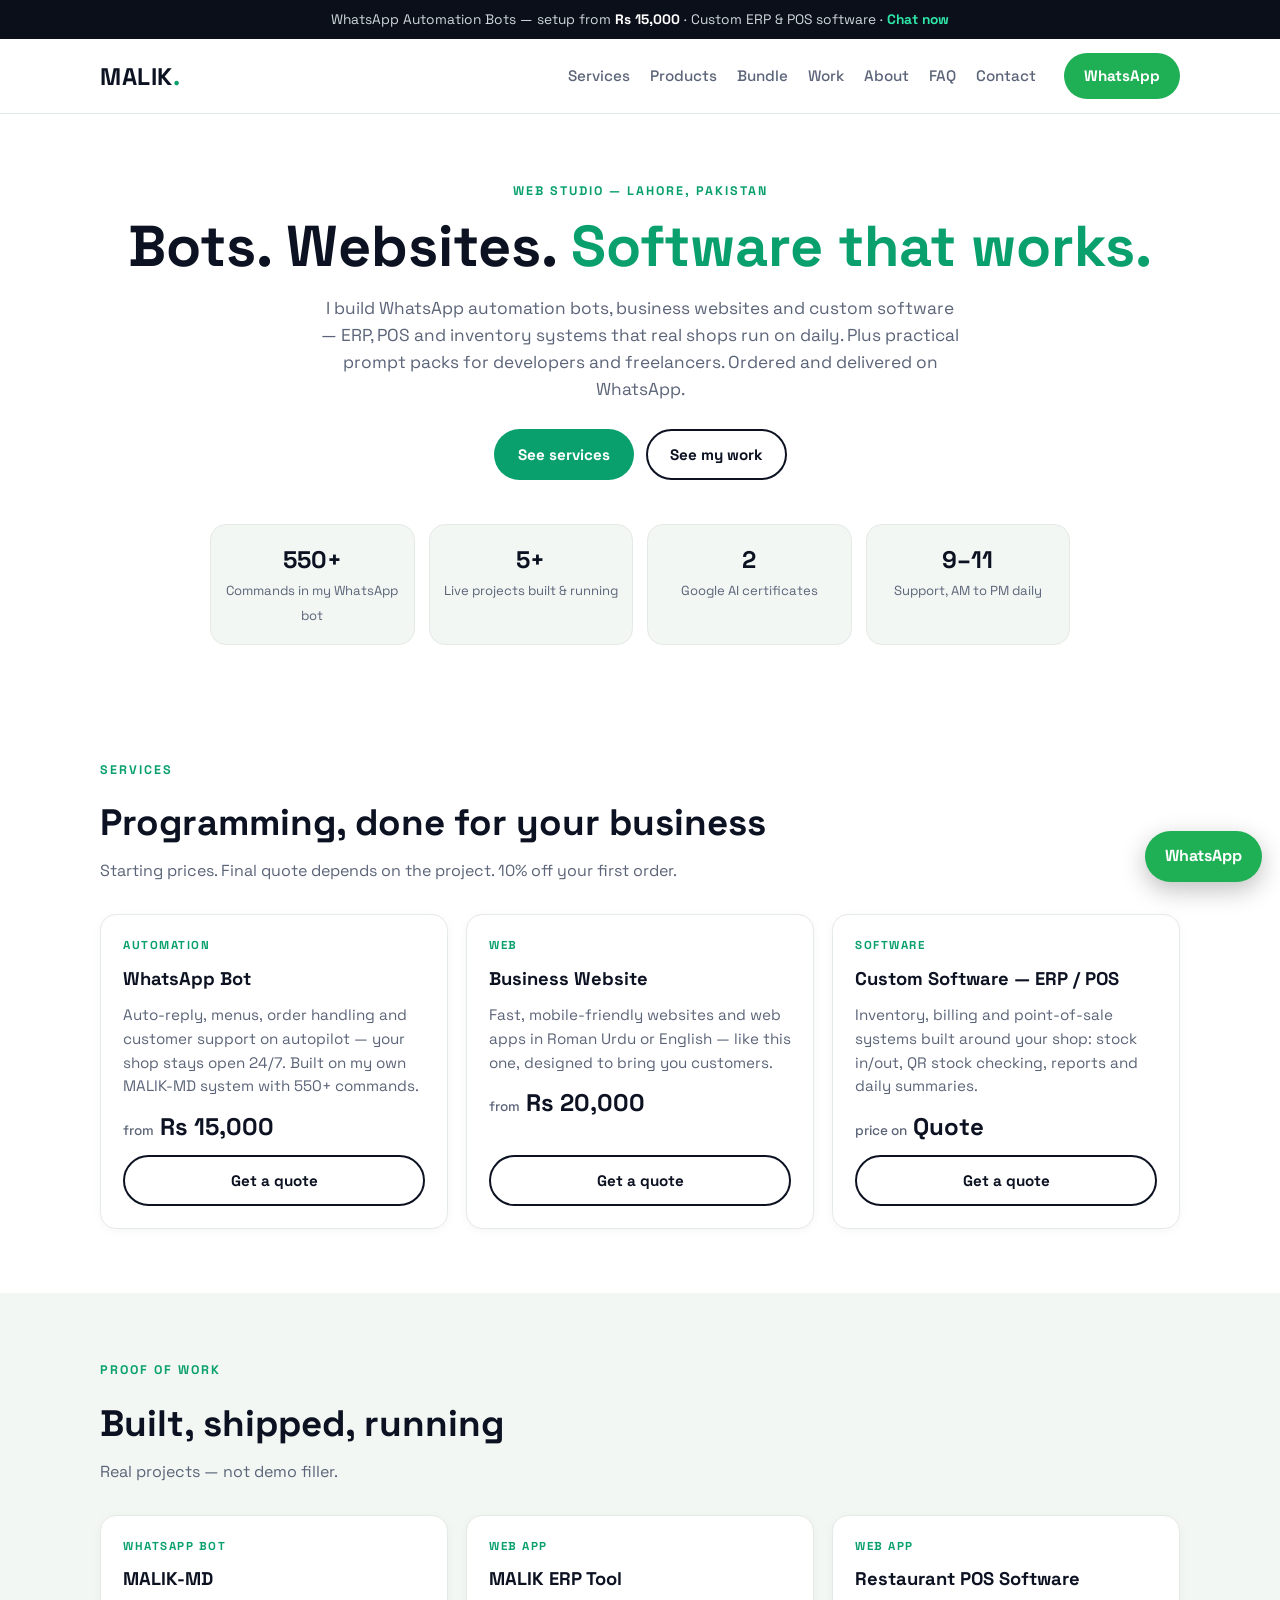
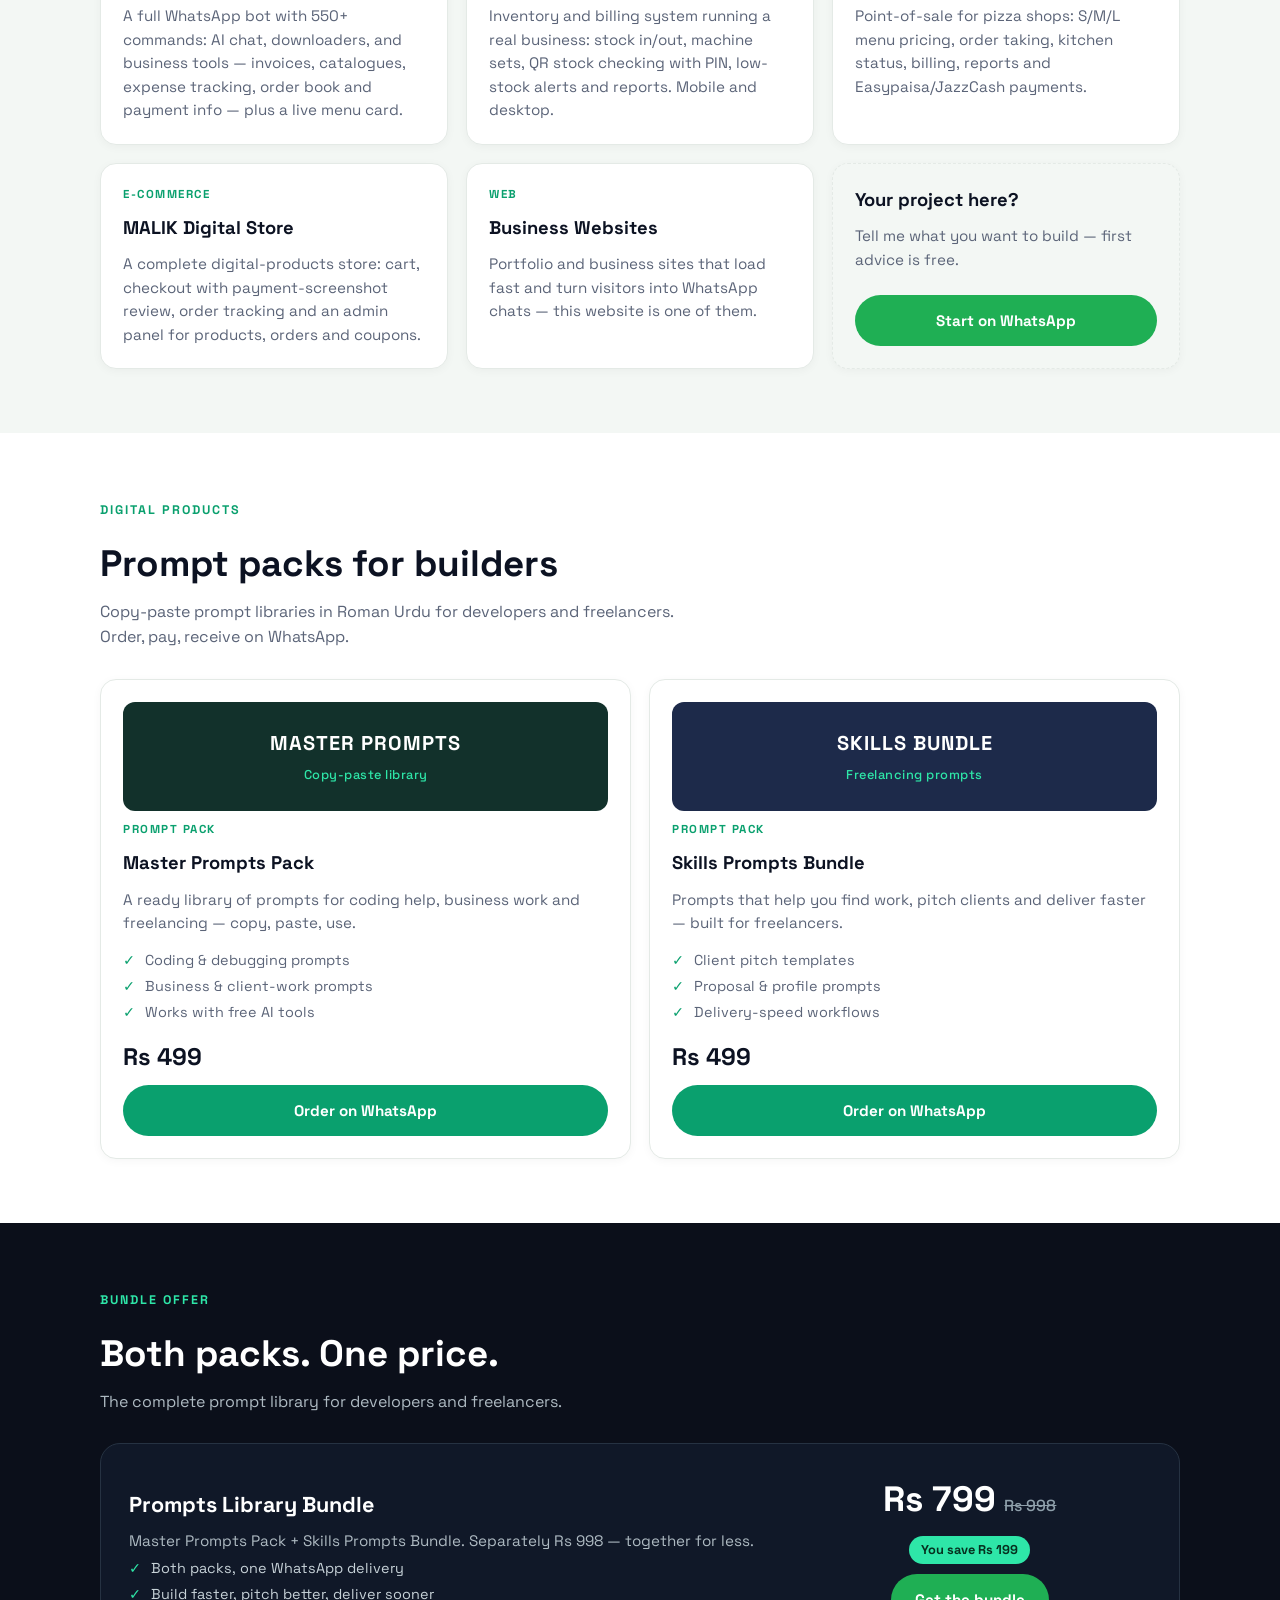
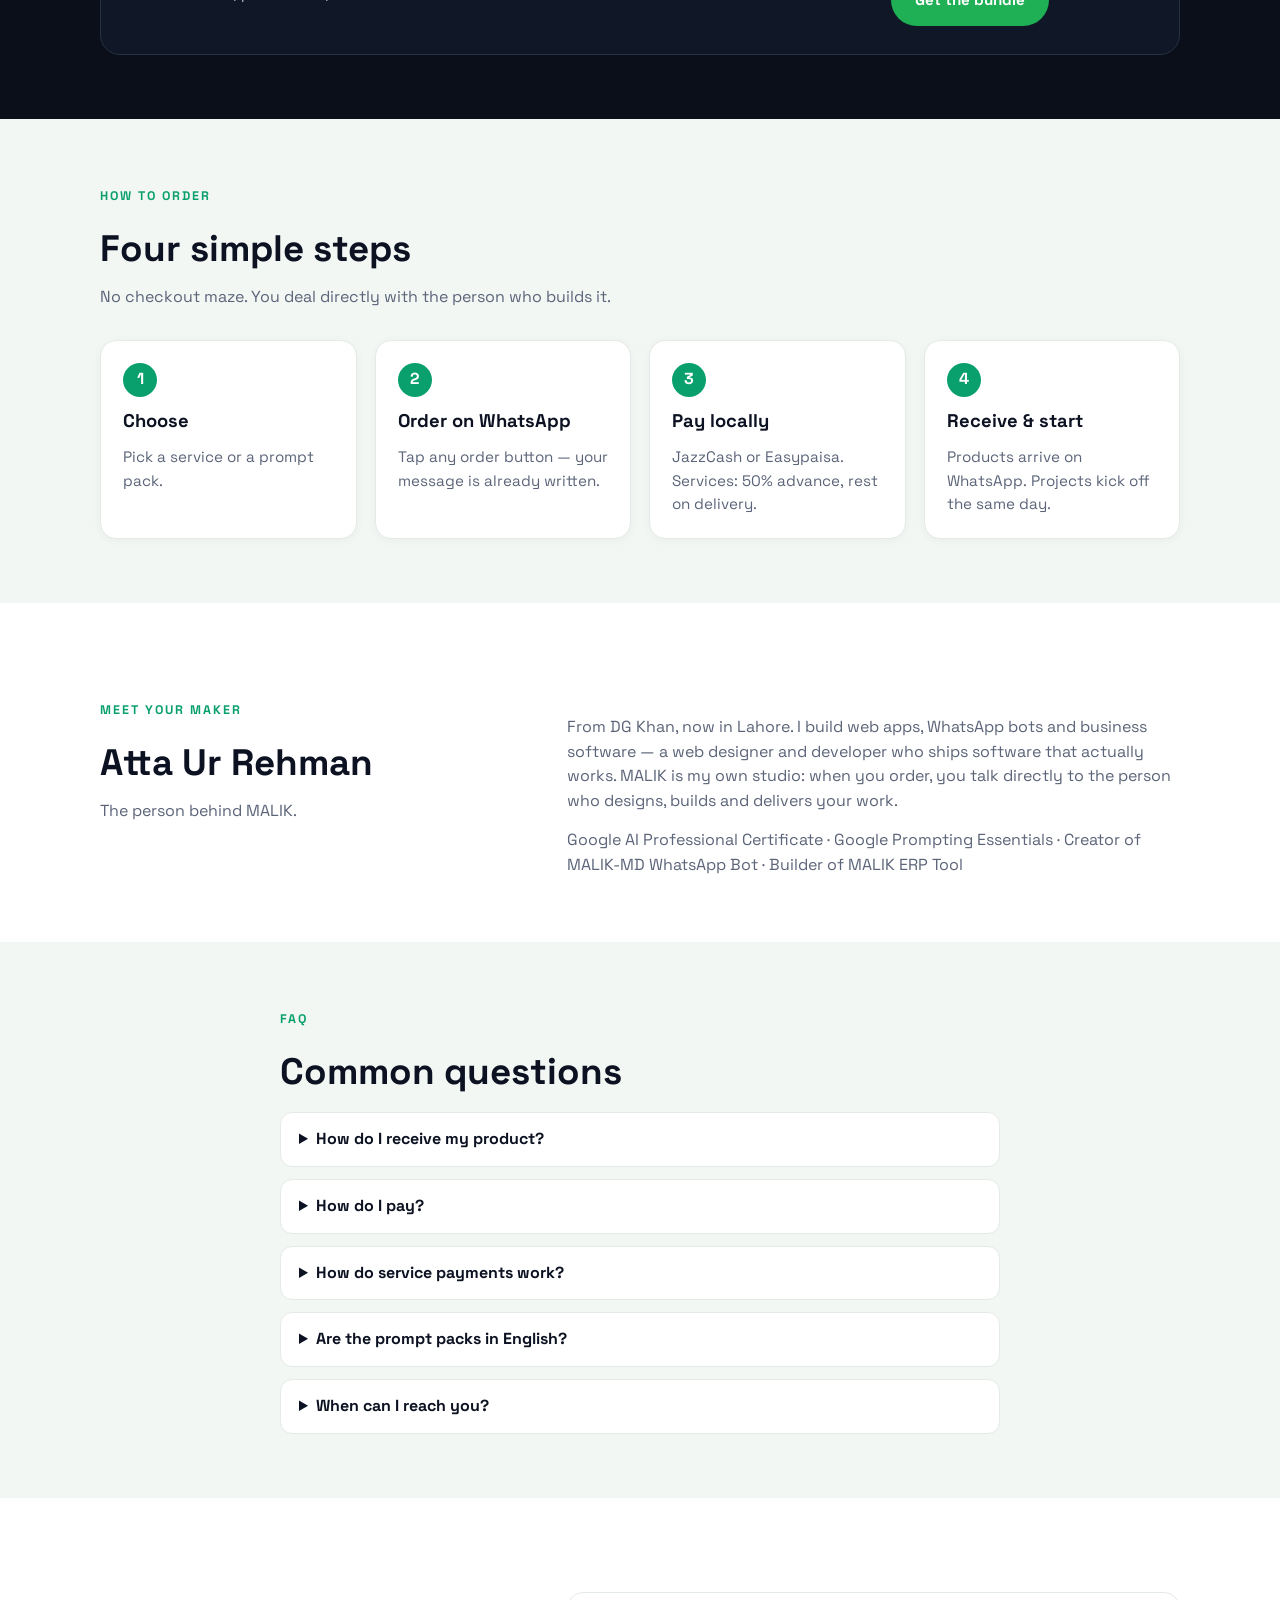
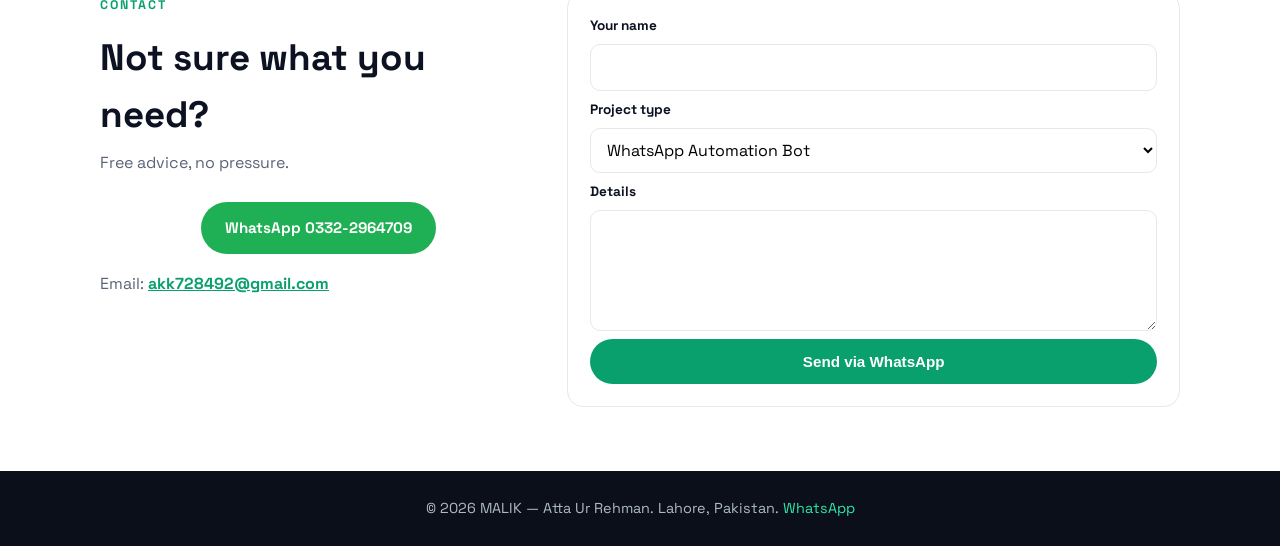
<file: index.html>
<!DOCTYPE html><html lang="en"><head><meta charset="UTF-8"><meta name="viewport" content="width=device-width,initial-scale=1">
<title>MALIK — Web Studio | WhatsApp Bots, Websites, ERP &amp; POS Software</title>
<meta name="description" content="WhatsApp automation bots, business websites and custom software — ERP, POS and inventory systems — plus prompt packs for developers and freelancers. Order on WhatsApp. JazzCash or Easypaisa. Lahore.">
<meta property="og:title" content="MALIK — Web Studio"><meta property="og:description" content="Bots. Websites. Software that works. WhatsApp bots, websites, ERP & POS systems by Atta Ur Rehman.">
<meta name="theme-color" content="#0b0f1a">
<link rel="icon" href="data:image/svg+xml,%3Csvg xmlns='http://www.w3.org/2000/svg' viewBox='0 0 32 32'%3E%3Crect width='32' height='32' rx='7' fill='%230b0f1a'/%3E%3Ctext x='16' y='23' font-size='20' font-family='sans-serif' font-weight='700' text-anchor='middle' fill='%232ee6a8'%3EM%3C/text%3E%3C/svg%3E">
<link rel="preconnect" href="https://fonts.googleapis.com"><link rel="preconnect" href="https://fonts.gstatic.com" crossorigin>
<link href="https://fonts.googleapis.com/css2?family=Space+Grotesk:wght@400;500;700&display=swap" rel="stylesheet">
<link rel="stylesheet" href="css/style.css"></head><body>
<div class="topbar"><div class="wrap">WhatsApp Automation Bots — setup from <b>Rs 15,000</b> · Custom ERP &amp; POS software · <a href="https://wa.me/923322964709" target="_blank" rel="noopener">Chat now</a></div></div>
<header><div class="wrap nav"><a class="logo" href="#top">MALIK<i>.</i></a>
<ul class="links"><li><a href="#services">Services</a></li><li><a href="#products">Products</a></li><li><a href="#bundle">Bundle</a></li><li><a href="#work">Work</a></li><li><a href="#about">About</a></li><li><a href="#faq">FAQ</a></li><li><a href="#contact">Contact</a></li></ul>
<a class="btn btn-wa navcta" href="https://wa.me/923322964709?text=Assalam-o-Alaikum!%20I%20want%20to%20discuss%20my%20project." target="_blank" rel="noopener">WhatsApp</a>
<button class="burger" aria-label="Menu" aria-expanded="false">&#9776;</button></div></header>
<main id="top">
<div class="wrap hero"><span class="eyebrow">Web studio — Lahore, Pakistan</span>
<h1>Bots. Websites. <span class="hl">Software that works.</span></h1>
<p class="lead">I build WhatsApp automation bots, business websites and custom software — ERP, POS and inventory systems that real shops run on daily. Plus practical prompt packs for developers and freelancers. Ordered and delivered on WhatsApp.</p>
<div class="row"><a class="btn btn-p" href="#services">See services</a><a class="btn btn-g" href="#work">See my work</a></div>
<div class="stats"><div><b>550+</b><span>Commands in my WhatsApp bot</span></div><div><b>5+</b><span>Live projects built &amp; running</span></div><div><b>2</b><span>Google AI certificates</span></div><div><b>9–11</b><span>Support, AM to PM daily</span></div></div></div>

<section id="services"><div class="wrap"><span class="eyebrow">Services</span><h2>Programming, done for your business</h2><p class="sub">Starting prices. Final quote depends on the project. 10% off your first order.</p>
<div class="grid c3g">
<div class="card"><span class="tag">Automation</span><h3>WhatsApp Bot</h3><p>Auto-reply, menus, order handling and customer support on autopilot — your shop stays open 24/7. Built on my own MALIK-MD system with 550+ commands.</p><div class="price"><small>from</small> Rs 15,000</div><a class="btn btn-g" href="https://wa.me/923322964709?text=Assalam-o-Alaikum!%20I%20want%20a%20WhatsApp%20automation%20bot." target="_blank" rel="noopener">Get a quote</a></div>
<div class="card"><span class="tag">Web</span><h3>Business Website</h3><p>Fast, mobile-friendly websites and web apps in Roman Urdu or English — like this one, designed to bring you customers.</p><div class="price"><small>from</small> Rs 20,000</div><a class="btn btn-g" href="https://wa.me/923322964709?text=Assalam-o-Alaikum!%20I%20want%20a%20business%20website%20made." target="_blank" rel="noopener">Get a quote</a></div>
<div class="card"><span class="tag">Software</span><h3>Custom Software — ERP / POS</h3><p>Inventory, billing and point-of-sale systems built around your shop: stock in/out, QR stock checking, reports and daily summaries.</p><div class="price"><small>price on</small> Quote</div><a class="btn btn-g" href="https://wa.me/923322964709?text=Assalam-o-Alaikum!%20I%20want%20custom%20software%20(ERP%2FPOS)%20for%20my%20business." target="_blank" rel="noopener">Get a quote</a></div>
</div></div></section>

<section id="work" class="alt"><div class="wrap"><span class="eyebrow">Proof of work</span><h2>Built, shipped, running</h2><p class="sub">Real projects — not demo filler.</p>
<div class="grid c3g">
<div class="card"><span class="tag">WhatsApp Bot</span><h3>MALIK-MD</h3><p>A full WhatsApp bot with 550+ commands: AI chat, downloaders, and business tools — invoices, catalogues, expense tracking, order book and payment info — plus a live menu card.</p></div>
<div class="card"><span class="tag">Web App</span><h3>MALIK ERP Tool</h3><p>Inventory and billing system running a real business: stock in/out, machine sets, QR stock checking with PIN, low-stock alerts and reports. Mobile and desktop.</p></div>
<div class="card"><span class="tag">Web App</span><h3>Restaurant POS Software</h3><p>Point-of-sale for pizza shops: S/M/L menu pricing, order taking, kitchen status, billing, reports and Easypaisa/JazzCash payments.</p></div>
<div class="card"><span class="tag">E-commerce</span><h3>MALIK Digital Store</h3><p>A complete digital-products store: cart, checkout with payment-screenshot review, order tracking and an admin panel for products, orders and coupons.</p></div>
<div class="card"><span class="tag">Web</span><h3>Business Websites</h3><p>Portfolio and business sites that load fast and turn visitors into WhatsApp chats — this website is one of them.</p></div>
<div class="card cta-card"><h3>Your project here?</h3><p>Tell me what you want to build — first advice is free.</p><a class="btn btn-wa" href="https://wa.me/923322964709?text=Assalam-o-Alaikum!%20I%20have%20a%20project%20idea." target="_blank" rel="noopener">Start on WhatsApp</a></div>
</div></div></section>

<section id="products"><div class="wrap"><span class="eyebrow">Digital products</span><h2>Prompt packs for builders</h2><p class="sub">Copy-paste prompt libraries in Roman Urdu for developers and freelancers. Order, pay, receive on WhatsApp.</p>
<div class="grid c2g">
<div class="card"><div class="cover c2">MASTER PROMPTS<small>Copy-paste library</small></div><span class="tag">Prompt pack</span><h3>Master Prompts Pack</h3><p>A ready library of prompts for coding help, business work and freelancing — copy, paste, use.</p><ul class="ticks"><li>Coding &amp; debugging prompts</li><li>Business &amp; client-work prompts</li><li>Works with free AI tools</li></ul><div class="price">Rs 499</div><a class="btn btn-p" href="https://wa.me/923322964709?text=Assalam-o-Alaikum!%20I%20want%20the%20Master%20Prompts%20Pack%20(Rs%20499)." target="_blank" rel="noopener">Order on WhatsApp</a></div>
<div class="card"><div class="cover c3">SKILLS BUNDLE<small>Freelancing prompts</small></div><span class="tag">Prompt pack</span><h3>Skills Prompts Bundle</h3><p>Prompts that help you find work, pitch clients and deliver faster — built for freelancers.</p><ul class="ticks"><li>Client pitch templates</li><li>Proposal &amp; profile prompts</li><li>Delivery-speed workflows</li></ul><div class="price">Rs 499</div><a class="btn btn-p" href="https://wa.me/923322964709?text=Assalam-o-Alaikum!%20I%20want%20the%20Skills%20Prompts%20Bundle%20(Rs%20499)." target="_blank" rel="noopener">Order on WhatsApp</a></div>
</div></div></section>

<section id="bundle" class="darkband"><div class="wrap"><span class="eyebrow light">Bundle offer</span><h2>Both packs. One price.</h2><p class="sub light">The complete prompt library for developers and freelancers.</p>
<div class="bundlebox"><div class="bleft"><h3>Prompts Library Bundle</h3><p>Master Prompts Pack + Skills Prompts Bundle. Separately Rs 998 — together for less.</p><ul class="ticks light"><li>Both packs, one WhatsApp delivery</li><li>Build faster, pitch better, deliver sooner</li></ul></div>
<div class="bright"><div class="price big">Rs 799<s>Rs 998</s></div><span class="save">You save Rs 199</span><a class="btn btn-wa" href="https://wa.me/923322964709?text=Assalam-o-Alaikum!%20I%20want%20the%20Prompts%20Library%20Bundle%20(Rs%20799)." target="_blank" rel="noopener">Get the bundle</a></div></div>
</div></section>

<section class="alt"><div class="wrap"><span class="eyebrow">How to order</span><h2>Four simple steps</h2><p class="sub">No checkout maze. You deal directly with the person who builds it.</p>
<div class="grid c4g steps">
<div class="card step"><span class="num">1</span><h3>Choose</h3><p>Pick a service or a prompt pack.</p></div>
<div class="card step"><span class="num">2</span><h3>Order on WhatsApp</h3><p>Tap any order button — your message is already written.</p></div>
<div class="card step"><span class="num">3</span><h3>Pay locally</h3><p>JazzCash or Easypaisa. Services: 50% advance, rest on delivery.</p></div>
<div class="card step"><span class="num">4</span><h3>Receive &amp; start</h3><p>Products arrive on WhatsApp. Projects kick off the same day.</p></div>
</div></div></section>

<section id="about"><div class="wrap grid split"><div><span class="eyebrow">Meet your maker</span><h2>Atta Ur Rehman</h2><p class="sub">The person behind MALIK.</p></div>
<div><p class="lead" style="font-size:1rem">From DG Khan, now in Lahore. I build web apps, WhatsApp bots and business software — a web designer and developer who ships software that actually works. MALIK is my own studio: when you order, you talk directly to the person who designs, builds and delivers your work.</p><p class="lead" style="font-size:1rem;margin-top:14px">Google AI Professional Certificate · Google Prompting Essentials · Creator of MALIK-MD WhatsApp Bot · Builder of MALIK ERP Tool</p></div></div></section>

<section id="faq" class="alt"><div class="wrap" style="max-width:760px"><span class="eyebrow">FAQ</span><h2>Common questions</h2>
<details><summary>How do I receive my product?</summary><p>On WhatsApp, right after payment is confirmed.</p></details>
<details><summary>How do I pay?</summary><p>JazzCash or Easypaisa. No foreign card needed.</p></details>
<details><summary>How do service payments work?</summary><p>50% advance, the rest on delivery. Prices shown are starting prices; custom software is quoted per project.</p></details>
<details><summary>Are the prompt packs in English?</summary><p>The prompt packs are in Roman Urdu — easy to follow. Websites and software can be in Roman Urdu or English.</p></details>
<details><summary>When can I reach you?</summary><p>9 AM to 11 PM on WhatsApp, every day.</p></details></div></section>

<section id="contact"><div class="wrap grid split"><div><span class="eyebrow">Contact</span><h2>Not sure what you need?</h2><p class="sub">Free advice, no pressure.</p><div class="row"><a class="btn btn-wa" href="https://wa.me/923322964709" target="_blank" rel="noopener">WhatsApp 0332-2964709</a></div><p class="sub" style="margin-top:18px">Email: <a href="mailto:akk728492@gmail.com" class="hl2">akk728492@gmail.com</a></p></div>
<form id="cf"><label for="n">Your name</label><input id="n" name="n" autocomplete="name"><label for="t">Project type</label><select id="t" name="t"><option>WhatsApp Automation Bot</option><option>Business Website</option><option>Custom Software (ERP / POS)</option><option>Prompt Pack</option><option>Something else</option></select><label for="m">Details</label><textarea id="m" name="m" rows="4"></textarea><button class="btn btn-p" type="submit">Send via WhatsApp</button></form></div></section>
</main>
<footer><div class="wrap"><p>&copy; <span id="y">2026</span> MALIK — Atta Ur Rehman. Lahore, Pakistan. <a href="https://wa.me/923322964709">WhatsApp</a></p></div></footer>
<a class="wa-float" href="https://wa.me/923322964709?text=Assalam-o-Alaikum!" target="_blank" rel="noopener" aria-label="Chat on WhatsApp">WhatsApp</a>
<script src="js/main.js"></script></body></html>
</file>
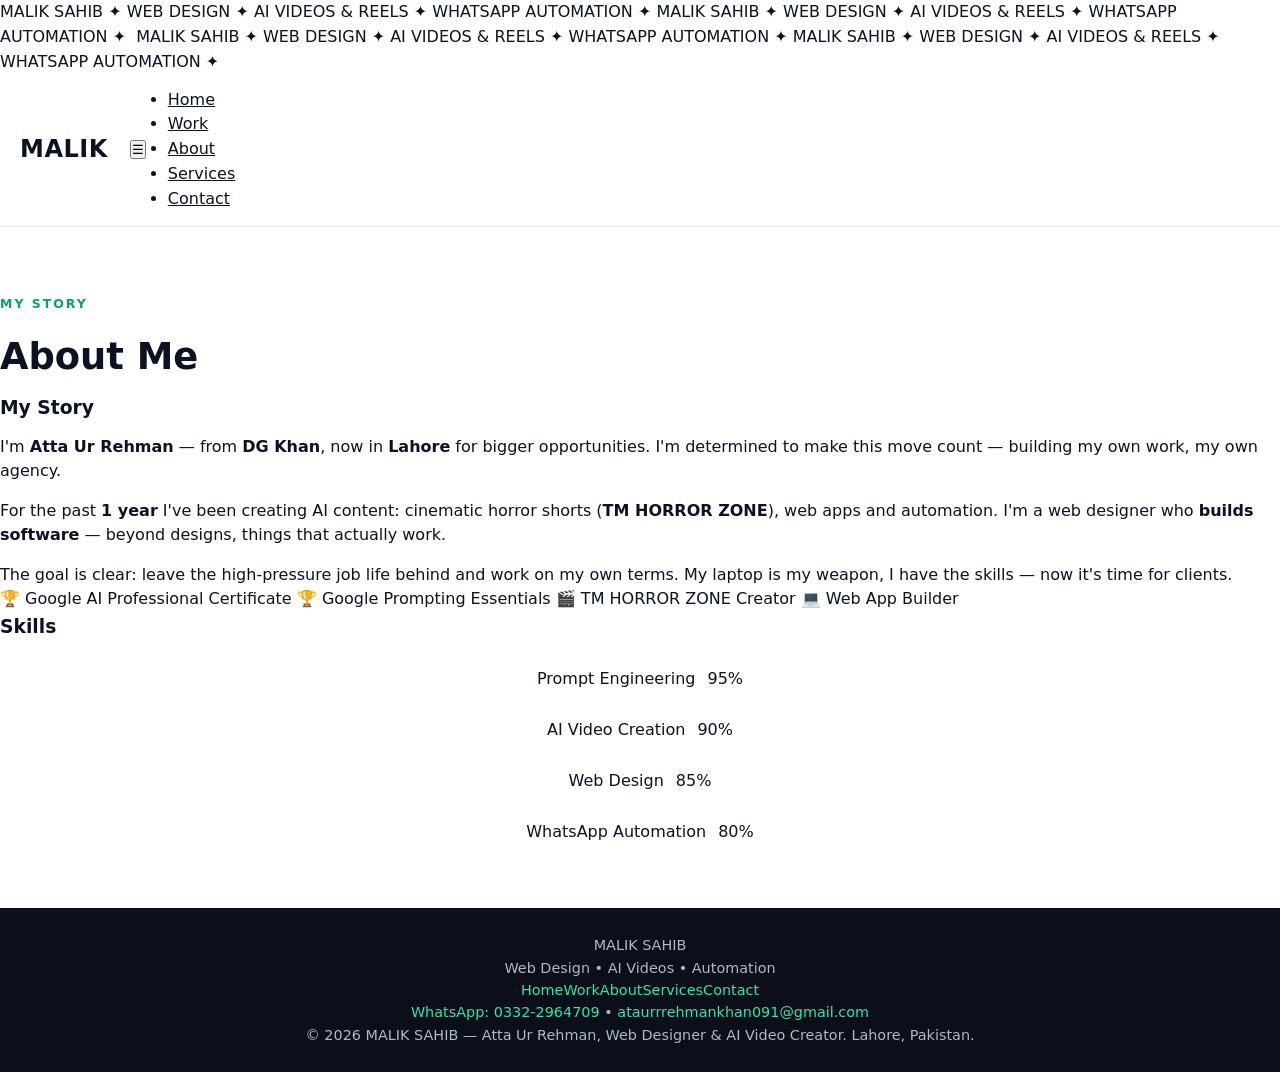
<file: about.html>
<!DOCTYPE html>
<html lang="en">
<head>
  <meta charset="UTF-8" />
  <meta name="viewport" content="width=device-width, initial-scale=1.0" />
  <title>MALIK SAHIB | About — Atta Ur Rehman</title>
  <meta name="description" content="About Atta Ur Rehman — Web Designer & AI Video Creator from DG Khan, now in Lahore." />
  <link rel="stylesheet" href="css/style.css" />
</head>
<body>
  <div class="bg-glow" aria-hidden="true"><span class="g1"></span><span class="g2"></span><span class="g3"></span></div>

  <div class="marquee" aria-hidden="true">
    <div class="marquee-track">
      <span>MALIK SAHIB &#10022; WEB DESIGN &#10022; AI VIDEOS &amp; REELS &#10022; WHATSAPP AUTOMATION &#10022; MALIK SAHIB &#10022; WEB DESIGN &#10022; AI VIDEOS &amp; REELS &#10022; WHATSAPP AUTOMATION &#10022;&nbsp;</span>
      <span>MALIK SAHIB &#10022; WEB DESIGN &#10022; AI VIDEOS &amp; REELS &#10022; WHATSAPP AUTOMATION &#10022; MALIK SAHIB &#10022; WEB DESIGN &#10022; AI VIDEOS &amp; REELS &#10022; WHATSAPP AUTOMATION &#10022;&nbsp;</span>
    </div>
  </div>

  <header>
    <div class="container nav">
      <a class="logo" href="index.html"><span class="logo-brand">MALIK</span></a>
      <button class="nav-toggle" aria-label="Menu">&#9776;</button>
      <ul class="nav-links">
        <li><a href="index.html">Home</a></li>
        <li><a href="work.html">Work</a></li>
        <li><a href="about.html" class="active">About</a></li>
        <li><a href="services.html">Services</a></li>
        <li><a href="contact.html">Contact</a></li>
      </ul>
    </div>
  </header>

  <main>
    <section class="block">
      <div class="container">
        <div class="sec-head reveal">
          <span class="eyebrow">My Story</span>
          <h2>About <span class="accent">Me</span></h2>
        </div>
        <div class="about-wrap">
          <div class="reveal">
            <h3 style="margin-bottom:0.8rem">My Story</h3>
            <p>I'm <strong>Atta Ur Rehman</strong> — from <strong>DG Khan</strong>, now in <strong>Lahore</strong> for bigger opportunities. I'm determined to make this move count — building my own work, my own agency.</p>
            <p style="margin-top:0.9rem">For the past <strong>1 year</strong> I've been creating AI content: cinematic horror shorts (<strong>TM HORROR ZONE</strong>), web apps and automation. I'm a web designer who <strong>builds software</strong> — beyond designs, things that actually work.</p>
            <p style="margin-top:0.9rem">The goal is clear: leave the high-pressure job life behind and work on my own terms. My laptop is my weapon, I have the skills — now it's time for clients.</p>
            <div class="badge-list">
              <span class="badge">&#127942; Google AI Professional Certificate</span>
              <span class="badge">&#127942; Google Prompting Essentials</span>
              <span class="badge">&#127916; TM HORROR ZONE Creator</span>
              <span class="badge">&#128187; Web App Builder</span>
            </div>
          </div>
          <div class="reveal">
            <h3 style="margin-bottom:1rem">Skills</h3>
            <div class="skill">
              <div class="row"><span>Prompt Engineering</span><span>95%</span></div>
              <div class="bar"><i data-level="95"></i></div>
            </div>
            <div class="skill">
              <div class="row"><span>AI Video Creation</span><span>90%</span></div>
              <div class="bar"><i data-level="90"></i></div>
            </div>
            <div class="skill">
              <div class="row"><span>Web Design</span><span>85%</span></div>
              <div class="bar"><i data-level="85"></i></div>
            </div>
            <div class="skill">
              <div class="row"><span>WhatsApp Automation</span><span>80%</span></div>
              <div class="bar"><i data-level="80"></i></div>
            </div>
          </div>
        </div>
      </div>
    </section>
  </main>

  <footer>
    <div class="container">
      <div class="foot-brand"><span class="logo-brand">MALIK SAHIB</span></div>
      <p class="foot-tag">Web Design &bull; AI Videos &bull; Automation</p>
      <div class="foot-links">
        <a href="index.html">Home</a><a href="work.html">Work</a><a href="about.html">About</a><a href="services.html">Services</a><a href="contact.html">Contact</a>
      </div>
      <div class="foot-contact">
        <a href="https://wa.me/923322964709" target="_blank" rel="noopener">WhatsApp: 0332-2964709</a>
        <span aria-hidden="true">&bull;</span>
        <a href="mailto:ataurrrehmankhan091@gmail.com">ataurrrehmankhan091@gmail.com</a>
      </div>
      <p class="foot-copy">&copy; <span id="year">2026</span> MALIK SAHIB — Atta Ur Rehman, Web Designer &amp; AI Video Creator. Lahore, Pakistan.</p>
    </div>
  </footer>

  <script src="js/main.js"></script>
</body>
</html>
</file>
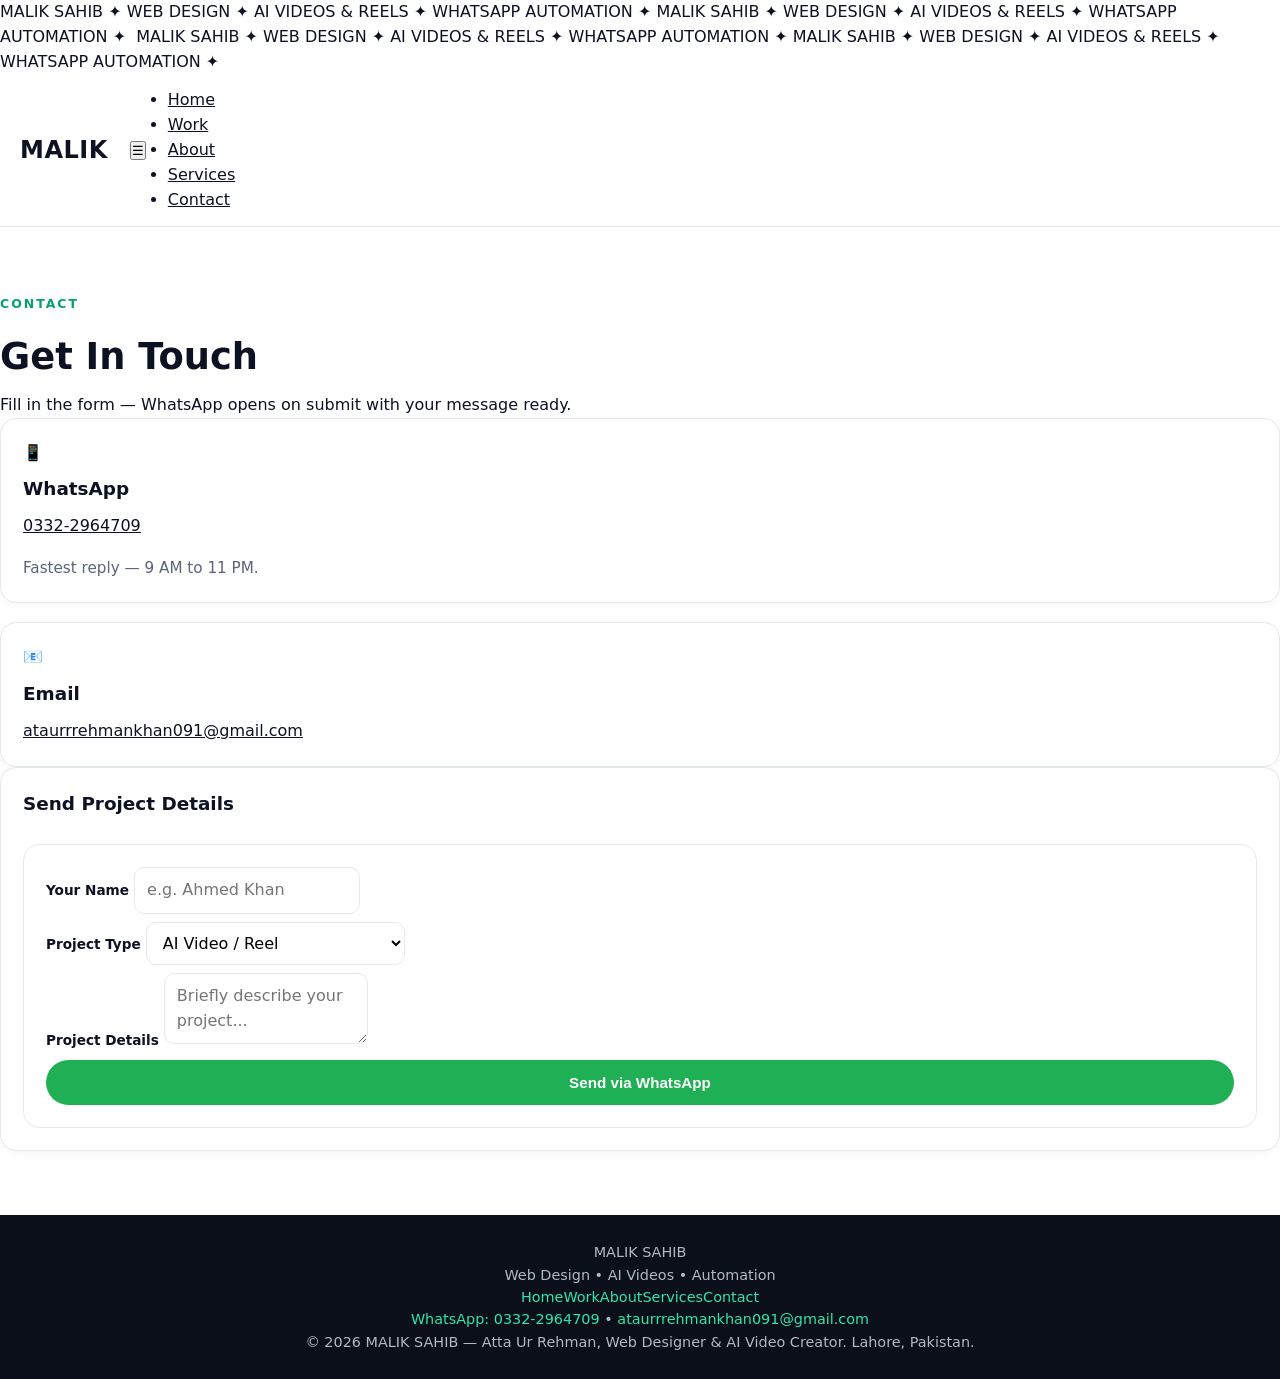
<file: contact.html>
<!DOCTYPE html>
<html lang="en">
<head>
  <meta charset="UTF-8" />
  <meta name="viewport" content="width=device-width, initial-scale=1.0" />
  <title>MALIK SAHIB | Contact — Atta Ur Rehman</title>
  <meta name="description" content="Contact Atta Ur Rehman — WhatsApp 0332-2964709, email ataurrrehmankhan091@gmail.com" />
  <link rel="stylesheet" href="css/style.css" />
</head>
<body>
  <div class="bg-glow" aria-hidden="true"><span class="g1"></span><span class="g2"></span><span class="g3"></span></div>

  <div class="marquee" aria-hidden="true">
    <div class="marquee-track">
      <span>MALIK SAHIB &#10022; WEB DESIGN &#10022; AI VIDEOS &amp; REELS &#10022; WHATSAPP AUTOMATION &#10022; MALIK SAHIB &#10022; WEB DESIGN &#10022; AI VIDEOS &amp; REELS &#10022; WHATSAPP AUTOMATION &#10022;&nbsp;</span>
      <span>MALIK SAHIB &#10022; WEB DESIGN &#10022; AI VIDEOS &amp; REELS &#10022; WHATSAPP AUTOMATION &#10022; MALIK SAHIB &#10022; WEB DESIGN &#10022; AI VIDEOS &amp; REELS &#10022; WHATSAPP AUTOMATION &#10022;&nbsp;</span>
    </div>
  </div>

  <header>
    <div class="container nav">
      <a class="logo" href="index.html"><span class="logo-brand">MALIK</span></a>
      <button class="nav-toggle" aria-label="Menu">&#9776;</button>
      <ul class="nav-links">
        <li><a href="index.html">Home</a></li>
        <li><a href="work.html">Work</a></li>
        <li><a href="about.html">About</a></li>
        <li><a href="services.html">Services</a></li>
        <li><a href="contact.html" class="active">Contact</a></li>
      </ul>
    </div>
  </header>

  <main>
    <section class="block">
      <div class="container">
        <div class="sec-head reveal">
          <span class="eyebrow">Contact</span>
          <h2>Get In <span class="accent">Touch</span></h2>
          <p>Fill in the form — WhatsApp opens on submit with your message ready.</p>
        </div>
        <div class="contact-grid">
          <div>
            <div class="card contact-card reveal" style="margin-bottom:1.2rem">
              <div class="icon">&#128241;</div>
              <h3>WhatsApp</h3>
              <a class="big" href="https://wa.me/923322964709" target="_blank" rel="noopener">0332-2964709</a>
              <p style="margin-top:0.5rem">Fastest reply — 9 AM to 11 PM.</p>
            </div>
            <div class="card contact-card reveal">
              <div class="icon">&#128231;</div>
              <h3>Email</h3>
              <a class="big" style="font-size:1rem; word-break:break-all" href="mailto:ataurrrehmankhan091@gmail.com">ataurrrehmankhan091@gmail.com</a>
            </div>
          </div>
          <div class="card reveal">
            <h3 style="margin-bottom:1rem">Send Project Details</h3>
            <form class="contact-form" id="contactForm">
              <div class="field">
                <label for="cf-name">Your Name</label>
                <input id="cf-name" type="text" placeholder="e.g. Ahmed Khan" required />
              </div>
              <div class="field">
                <label for="cf-type">Project Type</label>
                <select id="cf-type">
                  <option>AI Video / Reel</option>
                  <option>Business Website</option>
                  <option>WhatsApp Automation Bot</option>
                  <option>Something Else</option>
                </select>
              </div>
              <div class="field">
                <label for="cf-msg">Project Details</label>
                <textarea id="cf-msg" placeholder="Briefly describe your project..."></textarea>
              </div>
              <button class="btn btn-wa" type="submit">Send via WhatsApp</button>
            </form>
          </div>
        </div>
      </div>
    </section>
  </main>

  <footer>
    <div class="container">
      <div class="foot-brand"><span class="logo-brand">MALIK SAHIB</span></div>
      <p class="foot-tag">Web Design &bull; AI Videos &bull; Automation</p>
      <div class="foot-links">
        <a href="index.html">Home</a><a href="work.html">Work</a><a href="about.html">About</a><a href="services.html">Services</a><a href="contact.html">Contact</a>
      </div>
      <div class="foot-contact">
        <a href="https://wa.me/923322964709" target="_blank" rel="noopener">WhatsApp: 0332-2964709</a>
        <span aria-hidden="true">&bull;</span>
        <a href="mailto:ataurrrehmankhan091@gmail.com">ataurrrehmankhan091@gmail.com</a>
      </div>
      <p class="foot-copy">&copy; <span id="year">2026</span> MALIK SAHIB — Atta Ur Rehman, Web Designer &amp; AI Video Creator. Lahore, Pakistan.</p>
    </div>
  </footer>

  <script src="js/main.js"></script>
</body>
</html>
</file>
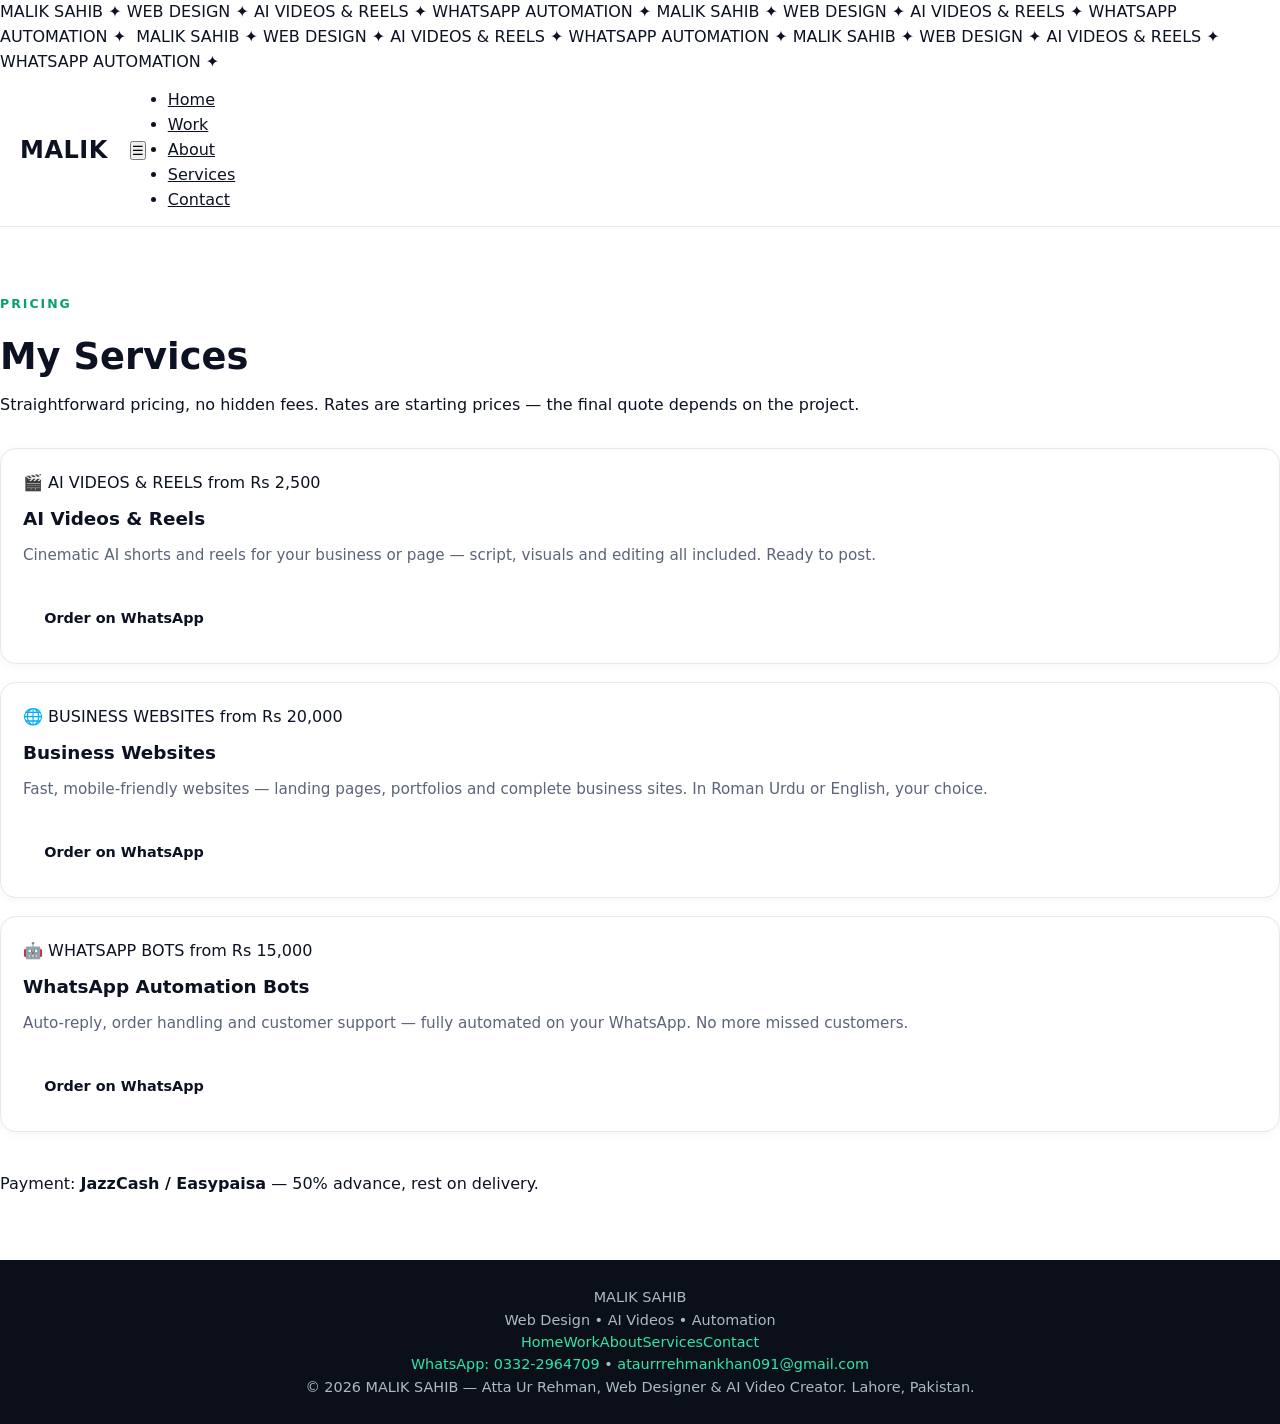
<file: services.html>
<!DOCTYPE html>
<html lang="en">
<head>
  <meta charset="UTF-8" />
  <meta name="viewport" content="width=device-width, initial-scale=1.0" />
  <title>MALIK SAHIB | Services — Atta Ur Rehman</title>
  <meta name="description" content="Services of Atta Ur Rehman — AI videos, business websites, WhatsApp automation bots." />
  <link rel="stylesheet" href="css/style.css" />
</head>
<body>
  <div class="bg-glow" aria-hidden="true"><span class="g1"></span><span class="g2"></span><span class="g3"></span></div>

  <div class="marquee" aria-hidden="true">
    <div class="marquee-track">
      <span>MALIK SAHIB &#10022; WEB DESIGN &#10022; AI VIDEOS &amp; REELS &#10022; WHATSAPP AUTOMATION &#10022; MALIK SAHIB &#10022; WEB DESIGN &#10022; AI VIDEOS &amp; REELS &#10022; WHATSAPP AUTOMATION &#10022;&nbsp;</span>
      <span>MALIK SAHIB &#10022; WEB DESIGN &#10022; AI VIDEOS &amp; REELS &#10022; WHATSAPP AUTOMATION &#10022; MALIK SAHIB &#10022; WEB DESIGN &#10022; AI VIDEOS &amp; REELS &#10022; WHATSAPP AUTOMATION &#10022;&nbsp;</span>
    </div>
  </div>

  <header>
    <div class="container nav">
      <a class="logo" href="index.html"><span class="logo-brand">MALIK</span></a>
      <button class="nav-toggle" aria-label="Menu">&#9776;</button>
      <ul class="nav-links">
        <li><a href="index.html">Home</a></li>
        <li><a href="work.html">Work</a></li>
        <li><a href="about.html">About</a></li>
        <li><a href="services.html" class="active">Services</a></li>
        <li><a href="contact.html">Contact</a></li>
      </ul>
    </div>
  </header>

  <main>
    <section class="block">
      <div class="container">
        <div class="sec-head reveal">
          <span class="eyebrow">Pricing</span>
          <h2>My <span class="accent">Services</span></h2>
          <p>Straightforward pricing, no hidden fees. Rates are starting prices — the final quote depends on the project.</p>
        </div>
        <div class="grid cols-3">
          <div class="card reveal">
            <div class="svc-banner svc-videos" aria-hidden="true">
              <span class="svc-emoji">&#127916;</span>
              <span class="svc-title">AI VIDEOS &amp; REELS</span>
              <span class="svc-sub">from Rs 2,500</span>
            </div>
            <h3>AI Videos &amp; Reels</h3>
            <p>Cinematic AI shorts and reels for your business or page — script, visuals and editing all included. Ready to post.</p>
            <div class="cta-row" style="justify-content:flex-start; margin-top:1.1rem">
              <a class="btn btn-primary" style="padding:0.6rem 1.2rem; font-size:0.9rem" href="https://wa.me/923322964709?text=Assalam-o-Alaikum!%20I%20want%20an%20AI%20video%2Freel%20made." target="_blank" rel="noopener">Order on WhatsApp</a>
            </div>
          </div>
          <div class="card reveal">
            <div class="svc-banner svc-web" aria-hidden="true">
              <span class="svc-emoji">&#127760;</span>
              <span class="svc-title">BUSINESS WEBSITES</span>
              <span class="svc-sub">from Rs 20,000</span>
            </div>
            <h3>Business Websites</h3>
            <p>Fast, mobile-friendly websites — landing pages, portfolios and complete business sites. In Roman Urdu or English, your choice.</p>
            <div class="cta-row" style="justify-content:flex-start; margin-top:1.1rem">
              <a class="btn btn-primary" style="padding:0.6rem 1.2rem; font-size:0.9rem" href="https://wa.me/923322964709?text=Assalam-o-Alaikum!%20I%20want%20a%20business%20website%20made." target="_blank" rel="noopener">Order on WhatsApp</a>
            </div>
          </div>
          <div class="card reveal">
            <div class="svc-banner svc-bots" aria-hidden="true">
              <span class="svc-emoji">&#129302;</span>
              <span class="svc-title">WHATSAPP BOTS</span>
              <span class="svc-sub">from Rs 15,000</span>
            </div>
            <h3>WhatsApp Automation Bots</h3>
            <p>Auto-reply, order handling and customer support — fully automated on your WhatsApp. No more missed customers.</p>
            <div class="cta-row" style="justify-content:flex-start; margin-top:1.1rem">
              <a class="btn btn-primary" style="padding:0.6rem 1.2rem; font-size:0.9rem" href="https://wa.me/923322964709?text=Assalam-o-Alaikum!%20I%20need%20a%20WhatsApp%20automation%20bot." target="_blank" rel="noopener">Order on WhatsApp</a>
            </div>
          </div>
        </div>
        <div class="sec-head reveal" style="margin-top:2.5rem">
          <p>Payment: <strong>JazzCash / Easypaisa</strong> — 50% advance, rest on delivery.</p>
        </div>
      </div>
    </section>
  </main>

  <footer>
    <div class="container">
      <div class="foot-brand"><span class="logo-brand">MALIK SAHIB</span></div>
      <p class="foot-tag">Web Design &bull; AI Videos &bull; Automation</p>
      <div class="foot-links">
        <a href="index.html">Home</a><a href="work.html">Work</a><a href="about.html">About</a><a href="services.html">Services</a><a href="contact.html">Contact</a>
      </div>
      <div class="foot-contact">
        <a href="https://wa.me/923322964709" target="_blank" rel="noopener">WhatsApp: 0332-2964709</a>
        <span aria-hidden="true">&bull;</span>
        <a href="mailto:ataurrrehmankhan091@gmail.com">ataurrrehmankhan091@gmail.com</a>
      </div>
      <p class="foot-copy">&copy; <span id="year">2026</span> MALIK SAHIB — Atta Ur Rehman, Web Designer &amp; AI Video Creator. Lahore, Pakistan.</p>
    </div>
  </footer>

  <script src="js/main.js"></script>
</body>
</html>
</file>
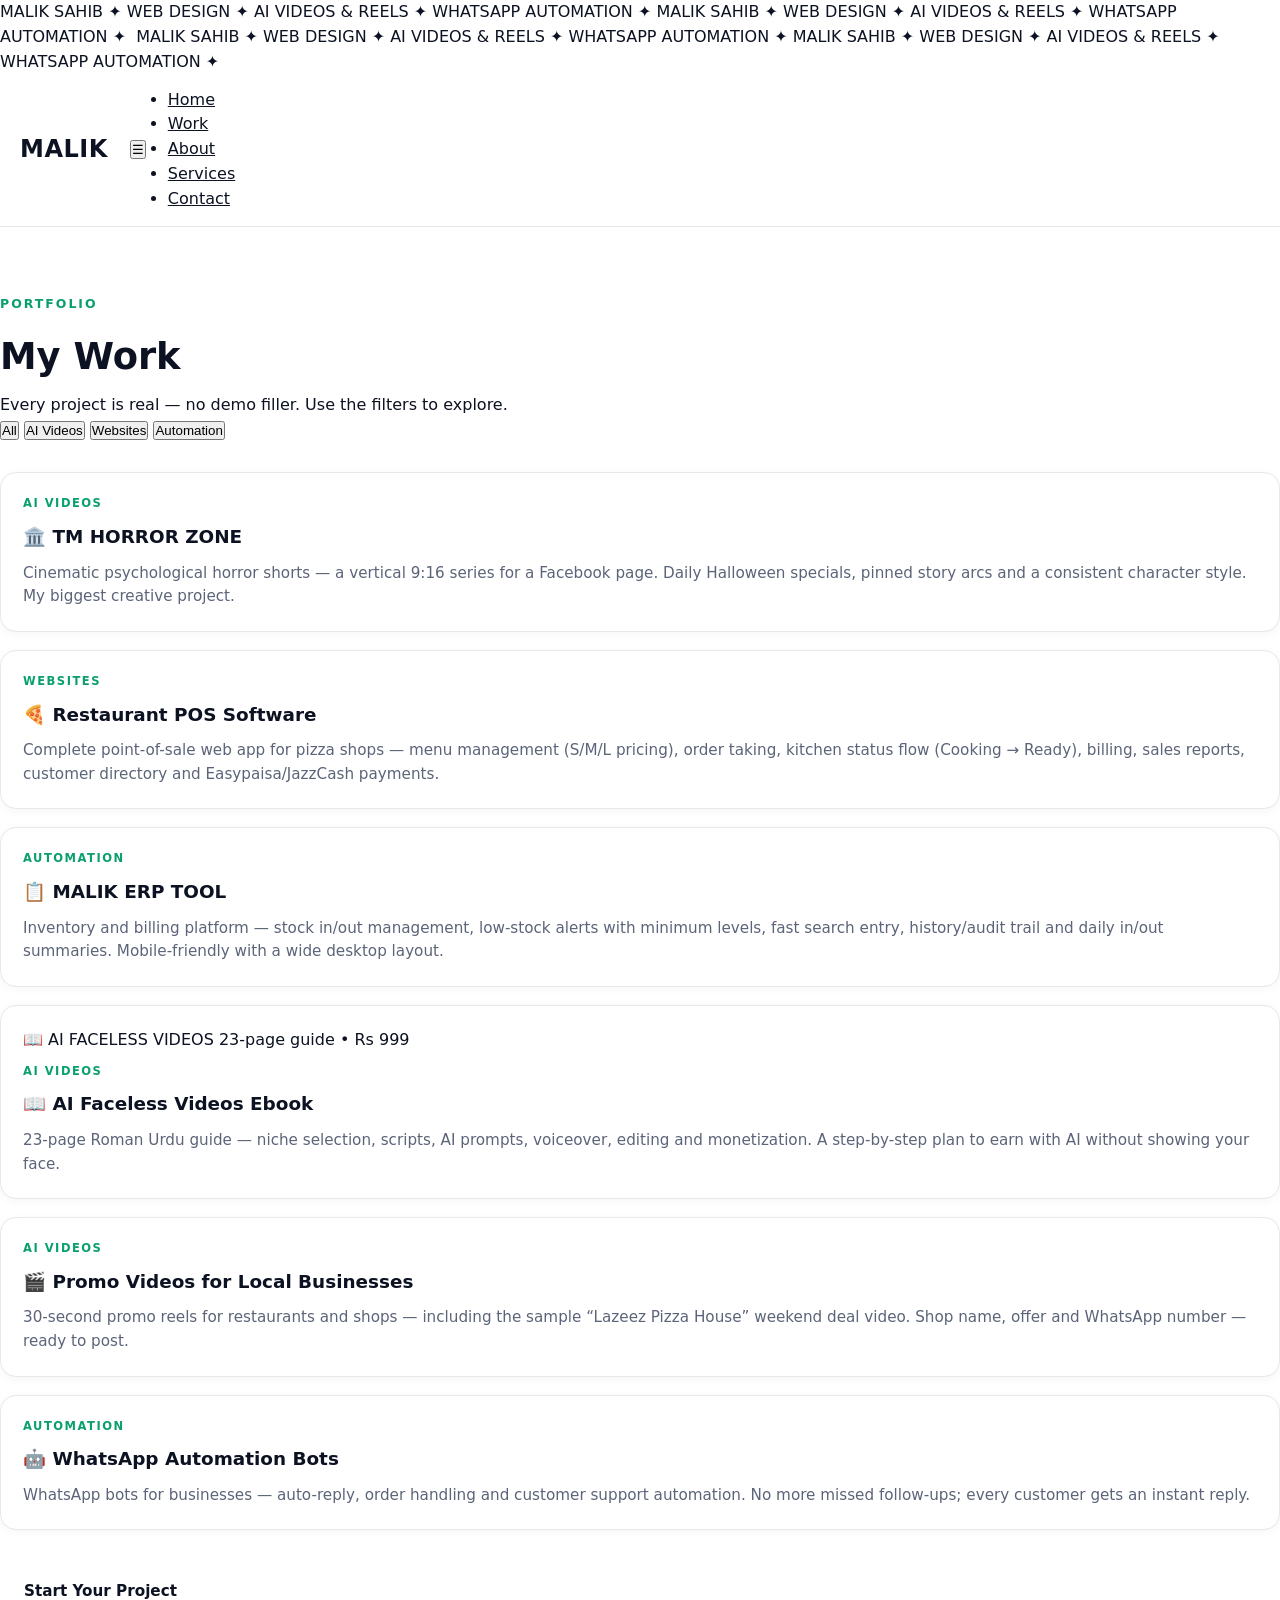
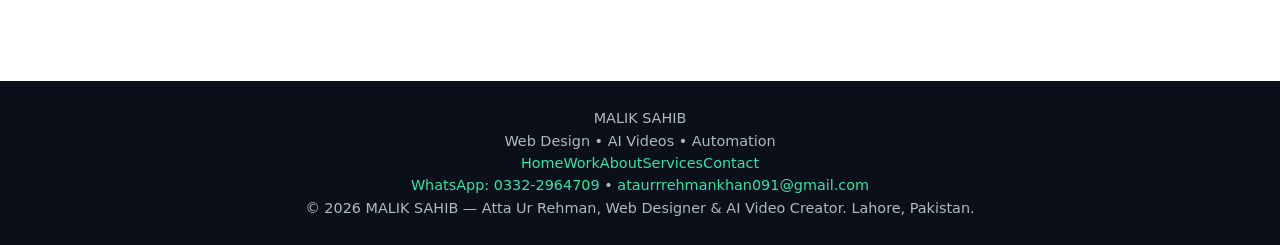
<file: work.html>
<!DOCTYPE html>
<html lang="en">
<head>
  <meta charset="UTF-8" />
  <meta name="viewport" content="width=device-width, initial-scale=1.0" />
  <title>MALIK SAHIB | Work — Atta Ur Rehman</title>
  <meta name="description" content="Portfolio projects of Atta Ur Rehman — AI videos, websites and automation." />
  <link rel="stylesheet" href="css/style.css" />
</head>
<body>
  <div class="bg-glow" aria-hidden="true"><span class="g1"></span><span class="g2"></span><span class="g3"></span></div>

  <div class="marquee" aria-hidden="true">
    <div class="marquee-track">
      <span>MALIK SAHIB &#10022; WEB DESIGN &#10022; AI VIDEOS &amp; REELS &#10022; WHATSAPP AUTOMATION &#10022; MALIK SAHIB &#10022; WEB DESIGN &#10022; AI VIDEOS &amp; REELS &#10022; WHATSAPP AUTOMATION &#10022;&nbsp;</span>
      <span>MALIK SAHIB &#10022; WEB DESIGN &#10022; AI VIDEOS &amp; REELS &#10022; WHATSAPP AUTOMATION &#10022; MALIK SAHIB &#10022; WEB DESIGN &#10022; AI VIDEOS &amp; REELS &#10022; WHATSAPP AUTOMATION &#10022;&nbsp;</span>
    </div>
  </div>

  <header>
    <div class="container nav">
      <a class="logo" href="index.html"><span class="logo-brand">MALIK</span></a>
      <button class="nav-toggle" aria-label="Menu">&#9776;</button>
      <ul class="nav-links">
        <li><a href="index.html">Home</a></li>
        <li><a href="work.html" class="active">Work</a></li>
        <li><a href="about.html">About</a></li>
        <li><a href="services.html">Services</a></li>
        <li><a href="contact.html">Contact</a></li>
      </ul>
    </div>
  </header>

  <main>
    <section class="block">
      <div class="container">
        <div class="sec-head reveal">
          <span class="eyebrow">Portfolio</span>
          <h2>My <span class="accent">Work</span></h2>
          <p>Every project is real — no demo filler. Use the filters to explore.</p>
        </div>

        <div class="tabs reveal">
          <button class="tab active" data-filter="all">All</button>
          <button class="tab" data-filter="videos">AI Videos</button>
          <button class="tab" data-filter="websites">Websites</button>
          <button class="tab" data-filter="automation">Automation</button>
        </div>

        <div class="grid cols-2">
          <div class="card work-item reveal" data-cat="videos">
            <span class="tag">AI Videos</span>
            <h3>&#127963;&#65039; TM HORROR ZONE</h3>
            <p>Cinematic psychological horror shorts — a vertical 9:16 series for a Facebook page. Daily Halloween specials, pinned story arcs and a consistent character style. My biggest creative project.</p>
          </div>

          <div class="card work-item reveal" data-cat="websites">
            <span class="tag">Websites</span>
            <h3>&#127829; Restaurant POS Software</h3>
            <p>Complete point-of-sale web app for pizza shops — menu management (S/M/L pricing), order taking, kitchen status flow (Cooking &rarr; Ready), billing, sales reports, customer directory and Easypaisa/JazzCash payments.</p>
          </div>

          <div class="card work-item reveal" data-cat="automation">
            <span class="tag">Automation</span>
            <h3>&#128203; MALIK ERP TOOL</h3>
            <p>Inventory and billing platform — stock in/out management, low-stock alerts with minimum levels, fast search entry, history/audit trail and daily in/out summaries. Mobile-friendly with a wide desktop layout.</p>
          </div>

          <div class="card work-item reveal" data-cat="videos">
            <div class="ebook-banner" aria-hidden="true">
              <span class="ebook-banner-emoji">&#128214;</span>
              <span class="ebook-banner-title">AI FACELESS VIDEOS</span>
              <span class="ebook-banner-sub">23-page guide &bull; Rs 999</span>
            </div>
            <span class="tag">AI Videos</span>
            <h3>&#128214; AI Faceless Videos Ebook</h3>
            <p>23-page Roman Urdu guide — niche selection, scripts, AI prompts, voiceover, editing and monetization. A step-by-step plan to earn with AI without showing your face.</p>
          </div>

          <div class="card work-item reveal" data-cat="videos">
            <span class="tag">AI Videos</span>
            <h3>&#127916; Promo Videos for Local Businesses</h3>
            <p>30-second promo reels for restaurants and shops — including the sample &ldquo;Lazeez Pizza House&rdquo; weekend deal video. Shop name, offer and WhatsApp number — ready to post.</p>
          </div>

          <div class="card work-item reveal" data-cat="automation">
            <span class="tag">Automation</span>
            <h3>&#129302; WhatsApp Automation Bots</h3>
            <p>WhatsApp bots for businesses — auto-reply, order handling and customer support automation. No more missed follow-ups; every customer gets an instant reply.</p>
          </div>
        </div>

        <div class="cta-row reveal" style="margin-top:2.2rem">
          <a class="btn btn-primary" href="contact.html">Start Your Project</a>
        </div>
      </div>
    </section>
  </main>

  <footer>
    <div class="container">
      <div class="foot-brand"><span class="logo-brand">MALIK SAHIB</span></div>
      <p class="foot-tag">Web Design &bull; AI Videos &bull; Automation</p>
      <div class="foot-links">
        <a href="index.html">Home</a><a href="work.html">Work</a><a href="about.html">About</a><a href="services.html">Services</a><a href="contact.html">Contact</a>
      </div>
      <div class="foot-contact">
        <a href="https://wa.me/923322964709" target="_blank" rel="noopener">WhatsApp: 0332-2964709</a>
        <span aria-hidden="true">&bull;</span>
        <a href="mailto:ataurrrehmankhan091@gmail.com">ataurrrehmankhan091@gmail.com</a>
      </div>
      <p class="foot-copy">&copy; <span id="year">2026</span> MALIK SAHIB — Atta Ur Rehman, Web Designer &amp; AI Video Creator. Lahore, Pakistan.</p>
    </div>
  </footer>

  <script src="js/main.js"></script>
</body>
</html>
</file>
<file: css/style.css>
*{margin:0;padding:0;box-sizing:border-box}
:root{--ink:#0c1222;--mut:#5b6478;--pri:#0aa06e;--pri-d:#07794f;--wa:#1faf54;--bg:#ffffff;--alt:#f3f7f4;--dark:#0b0f1a;--line:#e4eae6;--mint:#2ee6a8;--r:16px}
html{scroll-behavior:smooth}
body{font-family:"Space Grotesk",system-ui,sans-serif;color:var(--ink);background:var(--bg);line-height:1.55}
a{color:inherit}
.wrap{max-width:1120px;margin:0 auto;padding:0 20px}
.topbar{background:var(--dark);color:#cfd8dc;font-size:.86rem;text-align:center;padding:9px 0}
.topbar b{color:#fff}.topbar a{color:var(--mint);font-weight:700;text-decoration:none}
header{position:sticky;top:0;background:rgba(255,255,255,.95);backdrop-filter:blur(8px);border-bottom:1px solid var(--line);z-index:50}
.nav{display:flex;align-items:center;gap:22px;padding:14px 20px}
.logo{font-size:1.5rem;font-weight:700;text-decoration:none;letter-spacing:.5px}
.logo i{color:var(--pri);font-style:normal}
.links{display:flex;gap:20px;list-style:none;margin-left:auto}
.links a{text-decoration:none;font-size:.95rem;color:var(--mut);font-weight:500}
.links a:hover{color:var(--ink)}
.burger{display:none;background:none;border:0;font-size:1.4rem;cursor:pointer;margin-left:auto}
.btn{display:inline-block;padding:12px 22px;border-radius:999px;font-weight:700;text-decoration:none;font-size:.95rem;border:2px solid transparent;cursor:pointer;text-align:center}
.btn-p{background:var(--pri);color:#fff}.btn-p:hover{background:var(--pri-d)}
.btn-wa{background:var(--wa);color:#fff}.btn-wa:hover{filter:brightness(1.08)}
.btn-g{background:#fff;border-color:var(--ink);color:var(--ink)}.btn-g:hover{background:var(--ink);color:#fff}
.navcta{padding:9px 18px;margin-left:6px}
.hero{padding:64px 20px 48px;text-align:center}
.eyebrow{display:inline-block;font-size:.78rem;font-weight:700;letter-spacing:2px;text-transform:uppercase;color:var(--pri);margin-bottom:14px}
.eyebrow.light{color:var(--mint)}
h1{font-size:clamp(2.2rem,6vw,3.6rem);line-height:1.08;font-weight:700}
.hl{color:var(--pri)}
.lead{max-width:640px;margin:18px auto 0;color:var(--mut);font-size:1.08rem}
.hero .lead{margin-left:auto;margin-right:auto}
.row{display:flex;gap:12px;justify-content:center;flex-wrap:wrap;margin-top:26px}
.stats{display:grid;grid-template-columns:repeat(4,1fr);gap:14px;max-width:860px;margin:44px auto 0}
.stats div{background:var(--alt);border:1px solid var(--line);border-radius:var(--r);padding:16px 10px}
.stats b{display:block;font-size:1.5rem}
.stats span{font-size:.82rem;color:var(--mut)}
section{padding:64px 0}
section.alt{background:var(--alt)}
h2{font-size:clamp(1.6rem,4vw,2.3rem);margin-bottom:8px}
.sub{color:var(--mut);max-width:620px}
.sub.light{color:#aebac2}
.grid{display:grid;gap:18px;margin-top:30px}
.c3g{grid-template-columns:repeat(3,1fr)}
.c2g{grid-template-columns:repeat(2,1fr)}
.c4g{grid-template-columns:repeat(4,1fr)}
.card{background:#fff;border:1px solid var(--line);border-radius:var(--r);padding:22px;display:flex;flex-direction:column;gap:10px;box-shadow:0 2px 10px rgba(12,18,34,.04)}
.card h3{font-size:1.15rem}
.card p{color:var(--mut);font-size:.95rem}
.card .btn{margin-top:auto}
.cover{background:var(--dark);color:#fff;border-radius:12px;padding:26px 16px;font-weight:700;font-size:1.25rem;text-align:center;letter-spacing:1px}
.cover small{display:block;font-weight:500;font-size:.8rem;color:var(--mint);letter-spacing:.5px;margin-top:6px}
.cover.c2{background:#12312b}.cover.c3{background:#1d2a4a}
.tag{font-size:.72rem;font-weight:700;letter-spacing:1.5px;text-transform:uppercase;color:var(--pri)}
.ticks{list-style:none;font-size:.9rem;color:var(--mut)}
.ticks li{padding-left:22px;position:relative;margin:4px 0}
.ticks li:before{content:"✓";position:absolute;left:0;color:var(--pri);font-weight:700}
.ticks.light{color:#c7d2d8}.ticks.light li:before{color:var(--mint)}
.price{font-size:1.5rem;font-weight:700}
.price s{color:var(--mut);font-size:1rem;margin-left:8px;font-weight:500}
.price small{font-size:.85rem;color:var(--mut);font-weight:500}
.price.big{font-size:2.2rem;color:#fff}
.price.big s{color:#8fa0ab}
.darkband{background:var(--dark);color:#fff}
.darkband h2{color:#fff}
.bundlebox{margin-top:28px;border:1px solid #263242;border-radius:20px;padding:28px;display:grid;grid-template-columns:1.4fr .8fr;gap:26px;align-items:center;background:#101828}
.bundlebox h3{font-size:1.35rem;margin-bottom:8px}
.bundlebox p{color:#aebac2;font-size:.95rem}
.bright{text-align:center;display:flex;flex-direction:column;gap:10px;align-items:center}
.save{background:var(--mint);color:#06301f;font-weight:700;font-size:.8rem;padding:4px 12px;border-radius:999px}
.steps .card{align-items:flex-start}
.num{background:var(--pri);color:#fff;font-weight:700;width:34px;height:34px;border-radius:50%;display:flex;align-items:center;justify-content:center;font-size:1rem}
.cta-card{background:var(--alt);border-style:dashed;justify-content:center}
.split{grid-template-columns:1fr 1.4fr;gap:30px}
details{border:1px solid var(--line);border-radius:12px;padding:14px 18px;margin-top:12px;background:#fff}
summary{font-weight:700;cursor:pointer}
details p{color:var(--mut);margin-top:8px;font-size:.95rem}
form{display:flex;flex-direction:column;gap:8px;background:#fff;border:1px solid var(--line);border-radius:var(--r);padding:22px}
form label{font-size:.85rem;font-weight:700}
form input,form select,form textarea{border:1px solid var(--line);border-radius:10px;padding:10px 12px;font:inherit;background:#fff}
.hl2{color:var(--pri);font-weight:700}
footer{background:var(--dark);color:#aebac2;padding:26px 0;font-size:.9rem;text-align:center}
footer a{color:var(--mint);text-decoration:none}
.wa-float{position:fixed;right:18px;bottom:18px;background:var(--wa);color:#fff;font-weight:700;padding:13px 20px;border-radius:999px;text-decoration:none;box-shadow:0 8px 24px rgba(0,0,0,.25);z-index:60}
@media(max-width:900px){.c3g,.c4g{grid-template-columns:repeat(2,1fr)}.stats{grid-template-columns:repeat(2,1fr)}.bundlebox{grid-template-columns:1fr}.split{grid-template-columns:1fr}}
@media(max-width:640px){.links{display:none;position:absolute;top:100%;left:0;right:0;background:#fff;flex-direction:column;padding:16px 20px;border-bottom:1px solid var(--line)}.links.open{display:flex}.burger{display:block}.navcta{display:none}.c3g,.c2g,.c4g{grid-template-columns:1fr}.hero{padding:44px 20px 36px}}
</file>
